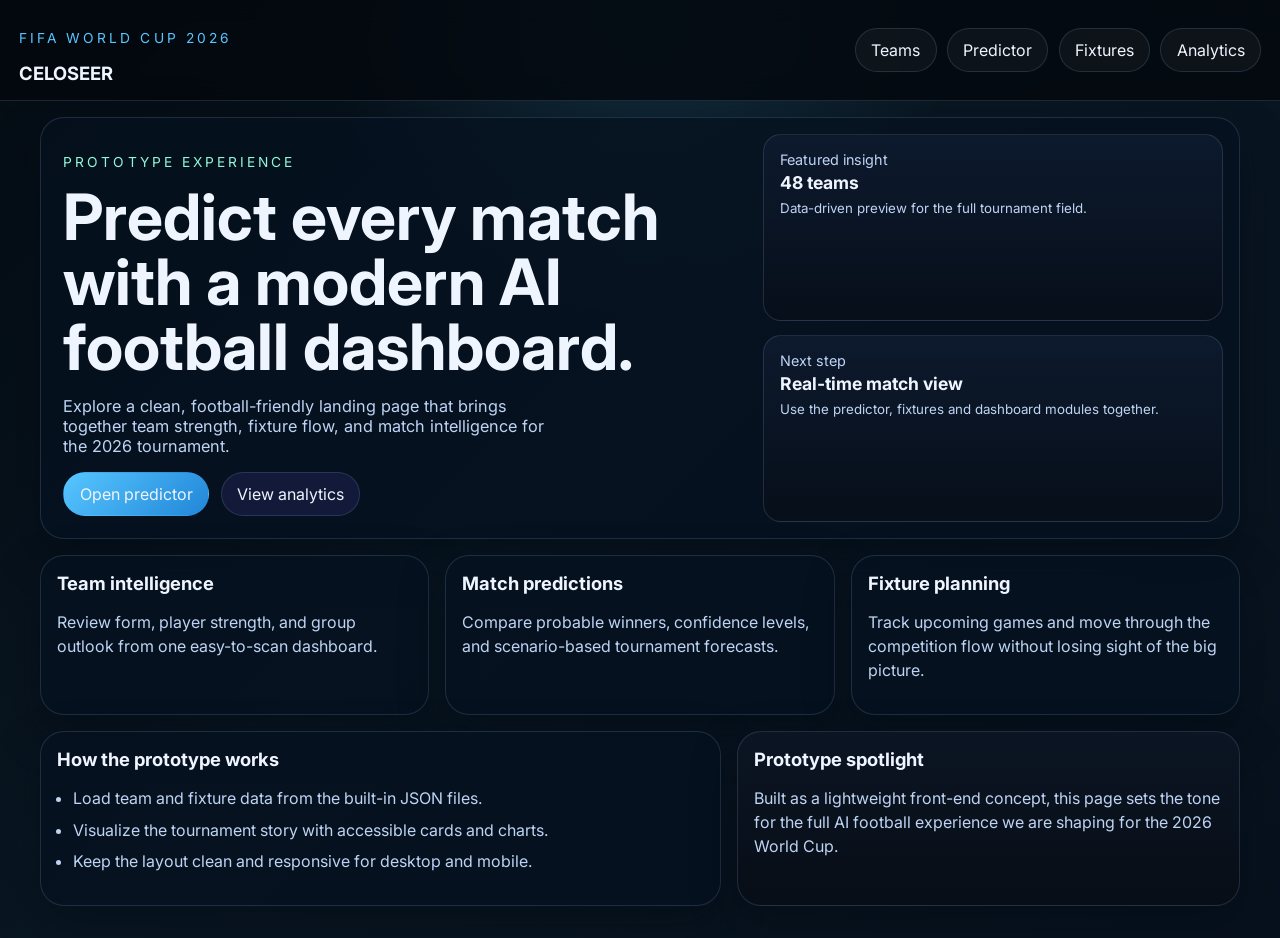
<file: fifa-ai-predictor/index.html>
<!DOCTYPE html>
<html lang="en">
<head>
  <meta charset="UTF-8">
  <meta name="viewport" content="width=device-width, initial-scale=1.0">
  <meta name="description" content="AI-powered FIFA World Cup 2026 prediction prototype with team insights, fixtures and analytics.">
  <title>FIFA AI Predictor</title>
  <link rel="preconnect" href="https://fonts.googleapis.com">
  <link rel="preconnect" href="https://fonts.gstatic.com" crossorigin>
  <link href="https://fonts.googleapis.com/css2?family=Inter:wght@400;500;600;700;800&display=swap" rel="stylesheet">
  <link rel="stylesheet" href="css/style.css">
</head>
<body>
  <header class="site-header">
    <div class="brand-wrap">
      <p class="eyebrow">FIFA World Cup 2026</p>
      <a class="brand" href="index.html">CELOSEER</a>
    </div>
    <nav class="main-nav">
      <a href="team-dashboard.html">Teams</a>
      <a href="match-predictor.html">Predictor</a>
      <a href="fixtures.html">Fixtures</a>
      <a href="analytics.html">Analytics</a>
    </nav>
  </header>

  <main class="page-shell">
    <section class="hero-card">
      <div class="hero-copy">
        <p class="eyebrow accent">Prototype experience</p>
        <h1>Predict every match with a modern AI football dashboard.</h1>
        <p class="lede">Explore a clean, football-friendly landing page that brings together team strength, fixture flow, and match intelligence for the 2026 tournament.</p>
        <div class="hero-actions">
          <a class="button button-primary" href="match-predictor.html">Open predictor</a>
          <a class="button button-secondary" href="analytics.html">View analytics</a>
        </div>
      </div>
      <aside class="hero-panel">
        <div class="mini-card">
          <span>Featured insight</span>
          <strong>48 teams</strong>
          <small>Data-driven preview for the full tournament field.</small>
        </div>
        <div class="mini-card">
          <span>Next step</span>
          <strong>Real-time match view</strong>
          <small>Use the predictor, fixtures and dashboard modules together.</small>
        </div>
      </aside>
    </section>

    <section class="grid three-up">
      <article class="info-card">
        <h2>Team intelligence</h2>
        <p>Review form, player strength, and group outlook from one easy-to-scan dashboard.</p>
      </article>
      <article class="info-card">
        <h2>Match predictions</h2>
        <p>Compare probable winners, confidence levels, and scenario-based tournament forecasts.</p>
      </article>
      <article class="info-card">
        <h2>Fixture planning</h2>
        <p>Track upcoming games and move through the competition flow without losing sight of the big picture.</p>
      </article>
    </section>

    <section class="panel-grid">
      <article class="panel-card">
        <h2>How the prototype works</h2>
        <ul class="feature-list">
          <li>Load team and fixture data from the built-in JSON files.</li>
          <li>Visualize the tournament story with accessible cards and charts.</li>
          <li>Keep the layout clean and responsive for desktop and mobile.</li>
        </ul>
      </article>
      <article class="panel-card highlight-card">
        <h2>Prototype spotlight</h2>
        <p>Built as a lightweight front-end concept, this page sets the tone for the full AI football experience we are shaping for the 2026 World Cup.</p>
      </article>
    </section>
  </main>

  <script src="js/main.js"></script>
</body>
</html>
</file>
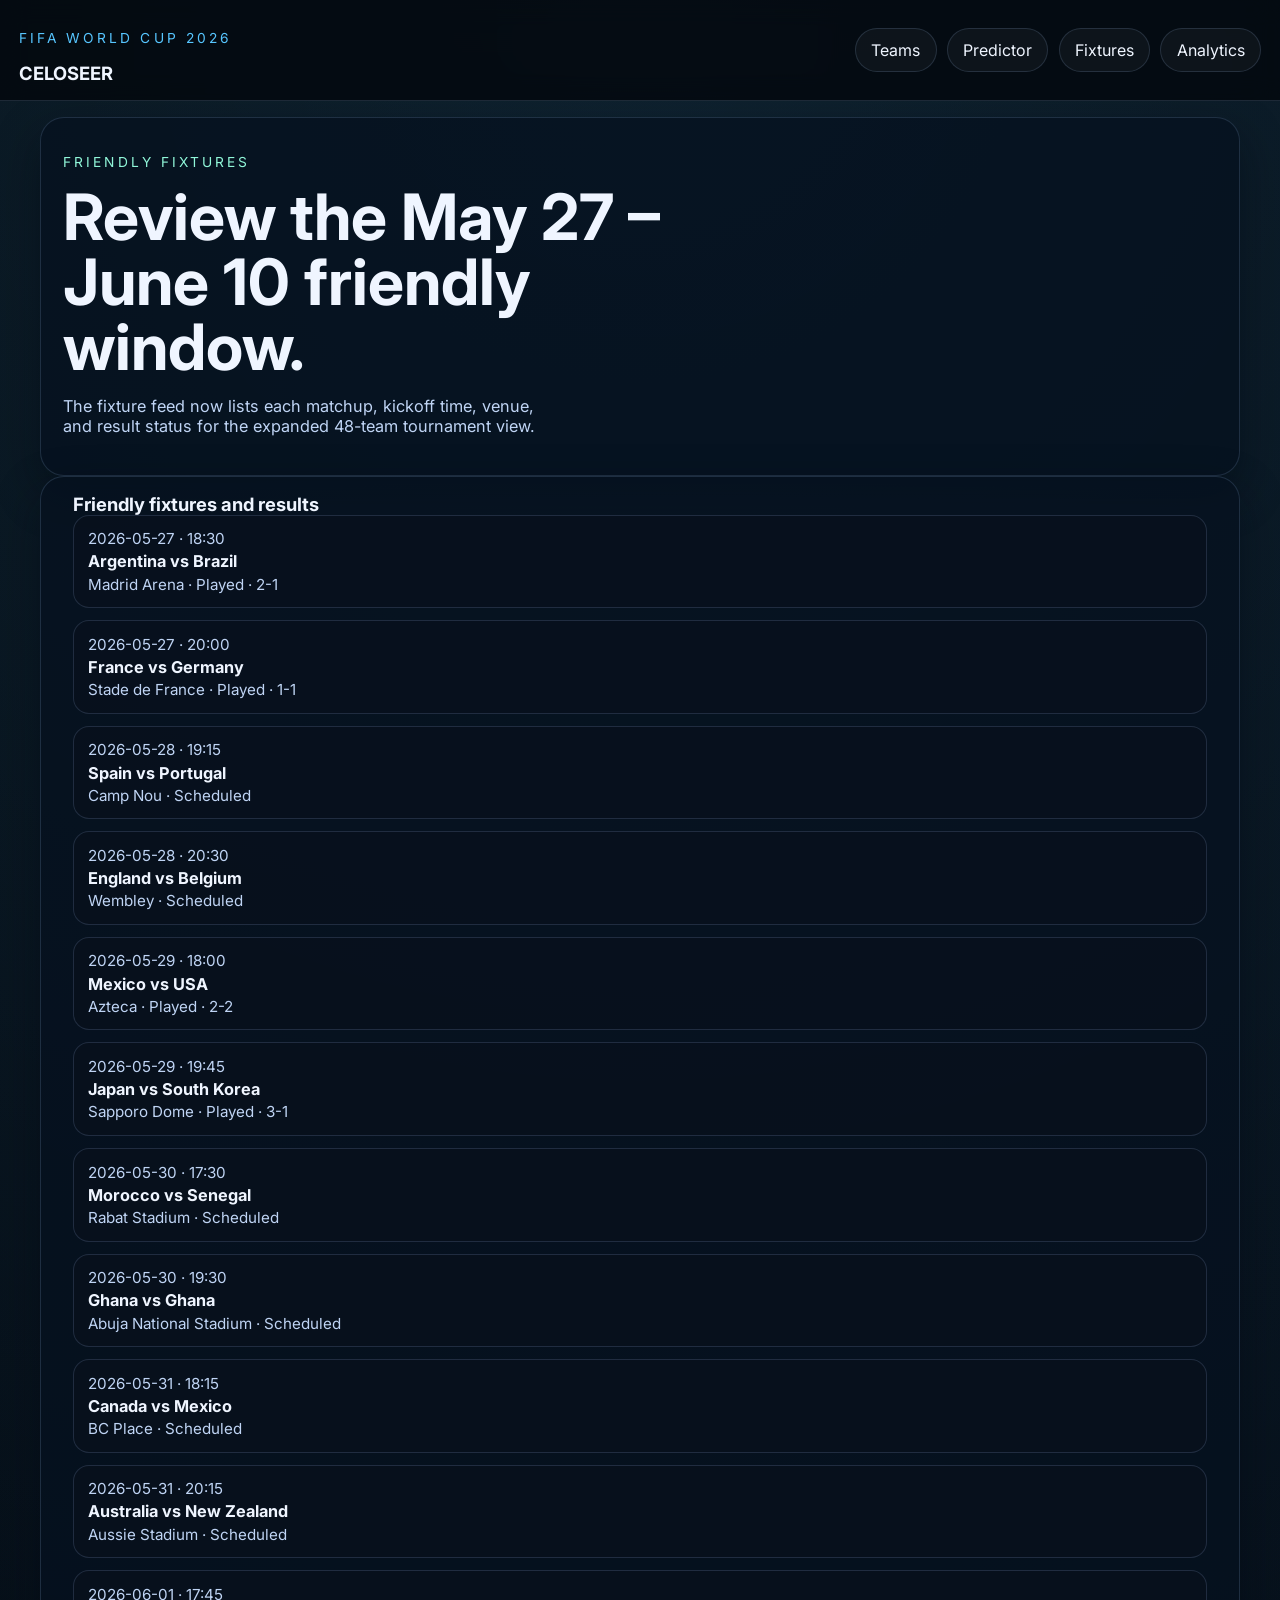
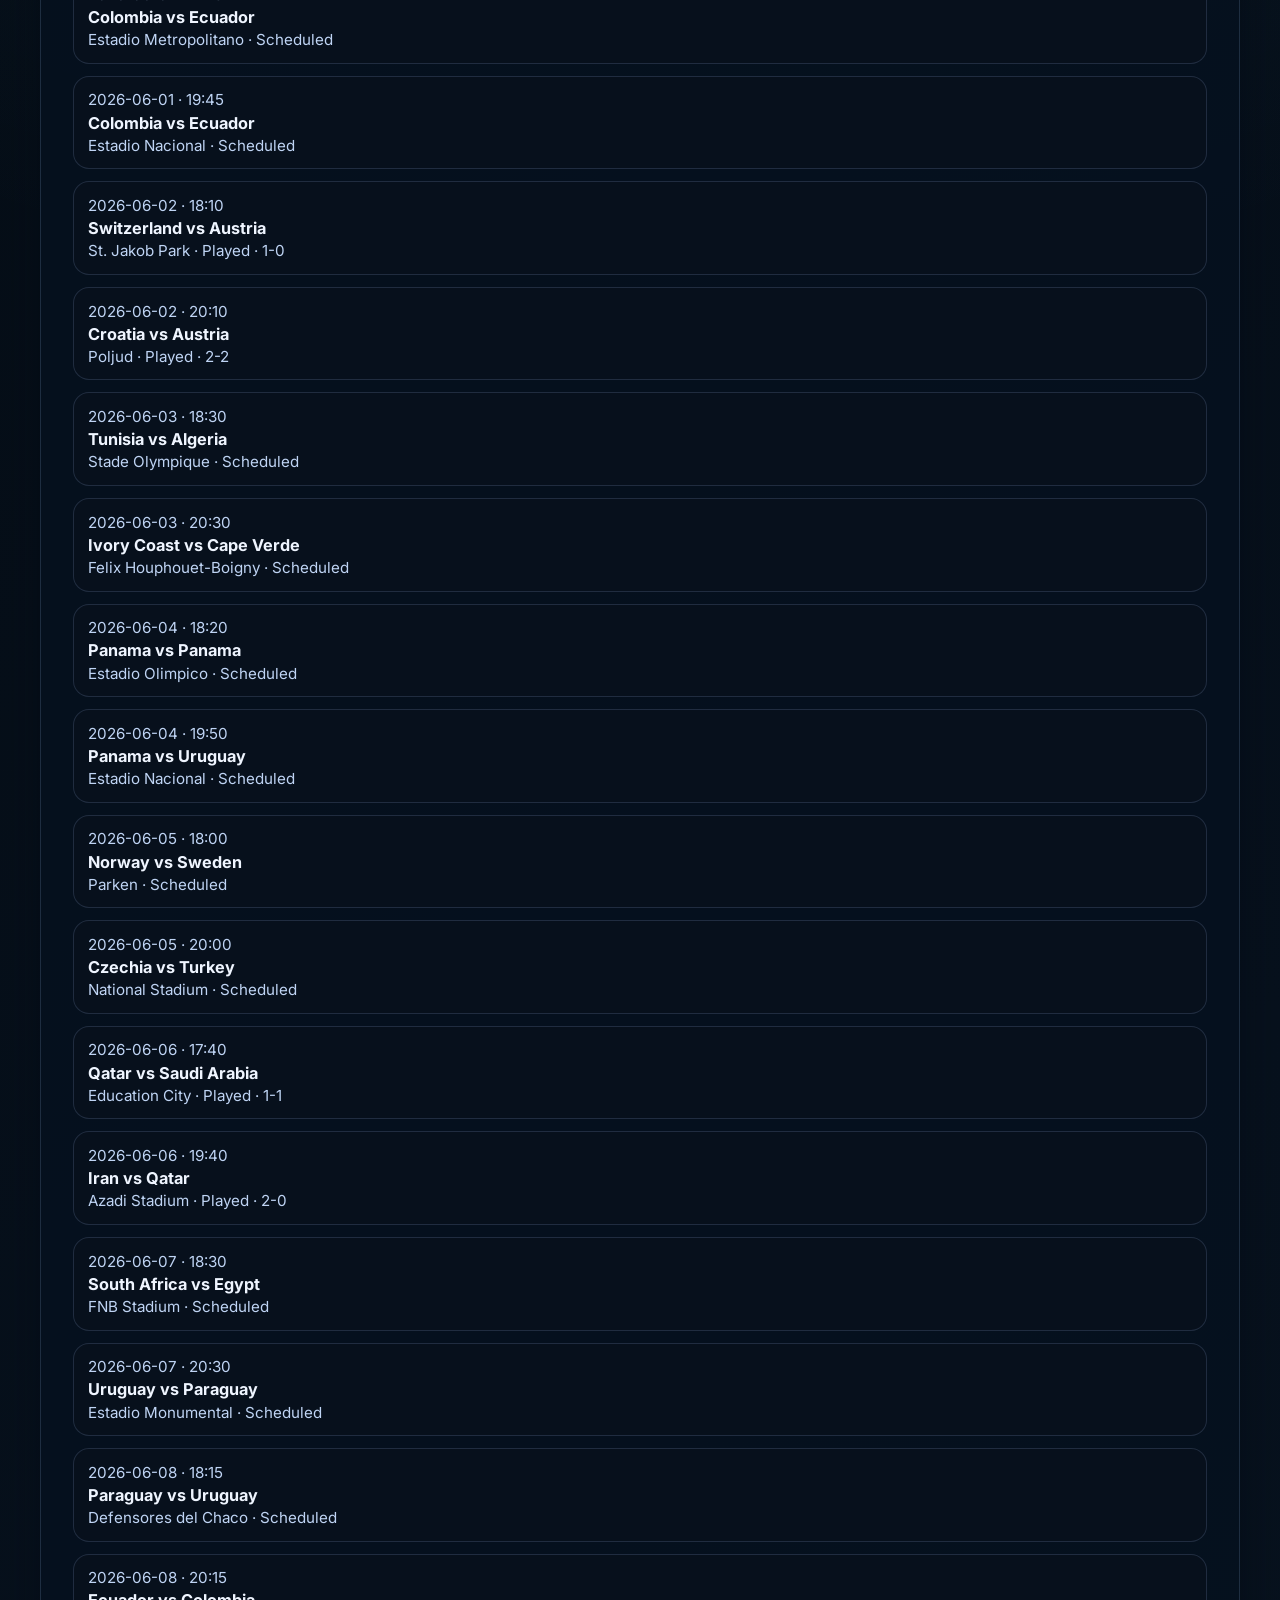
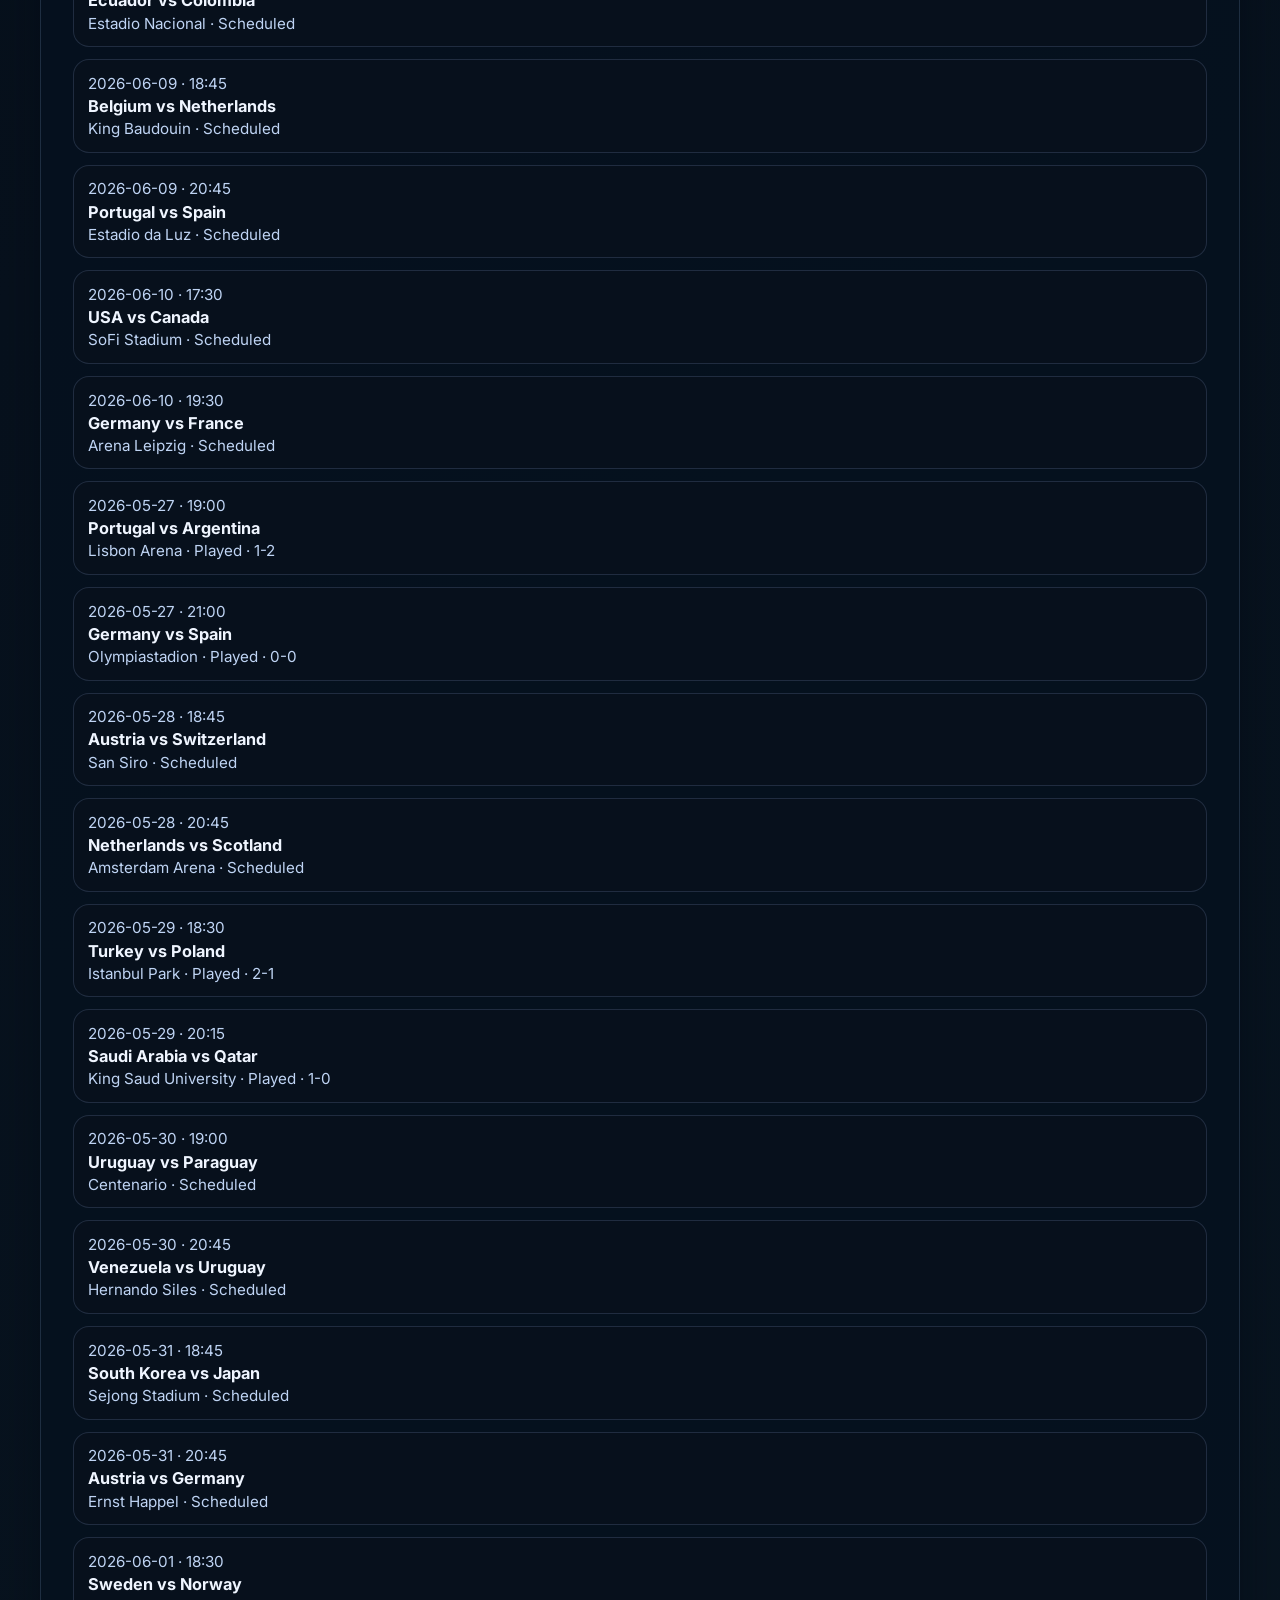
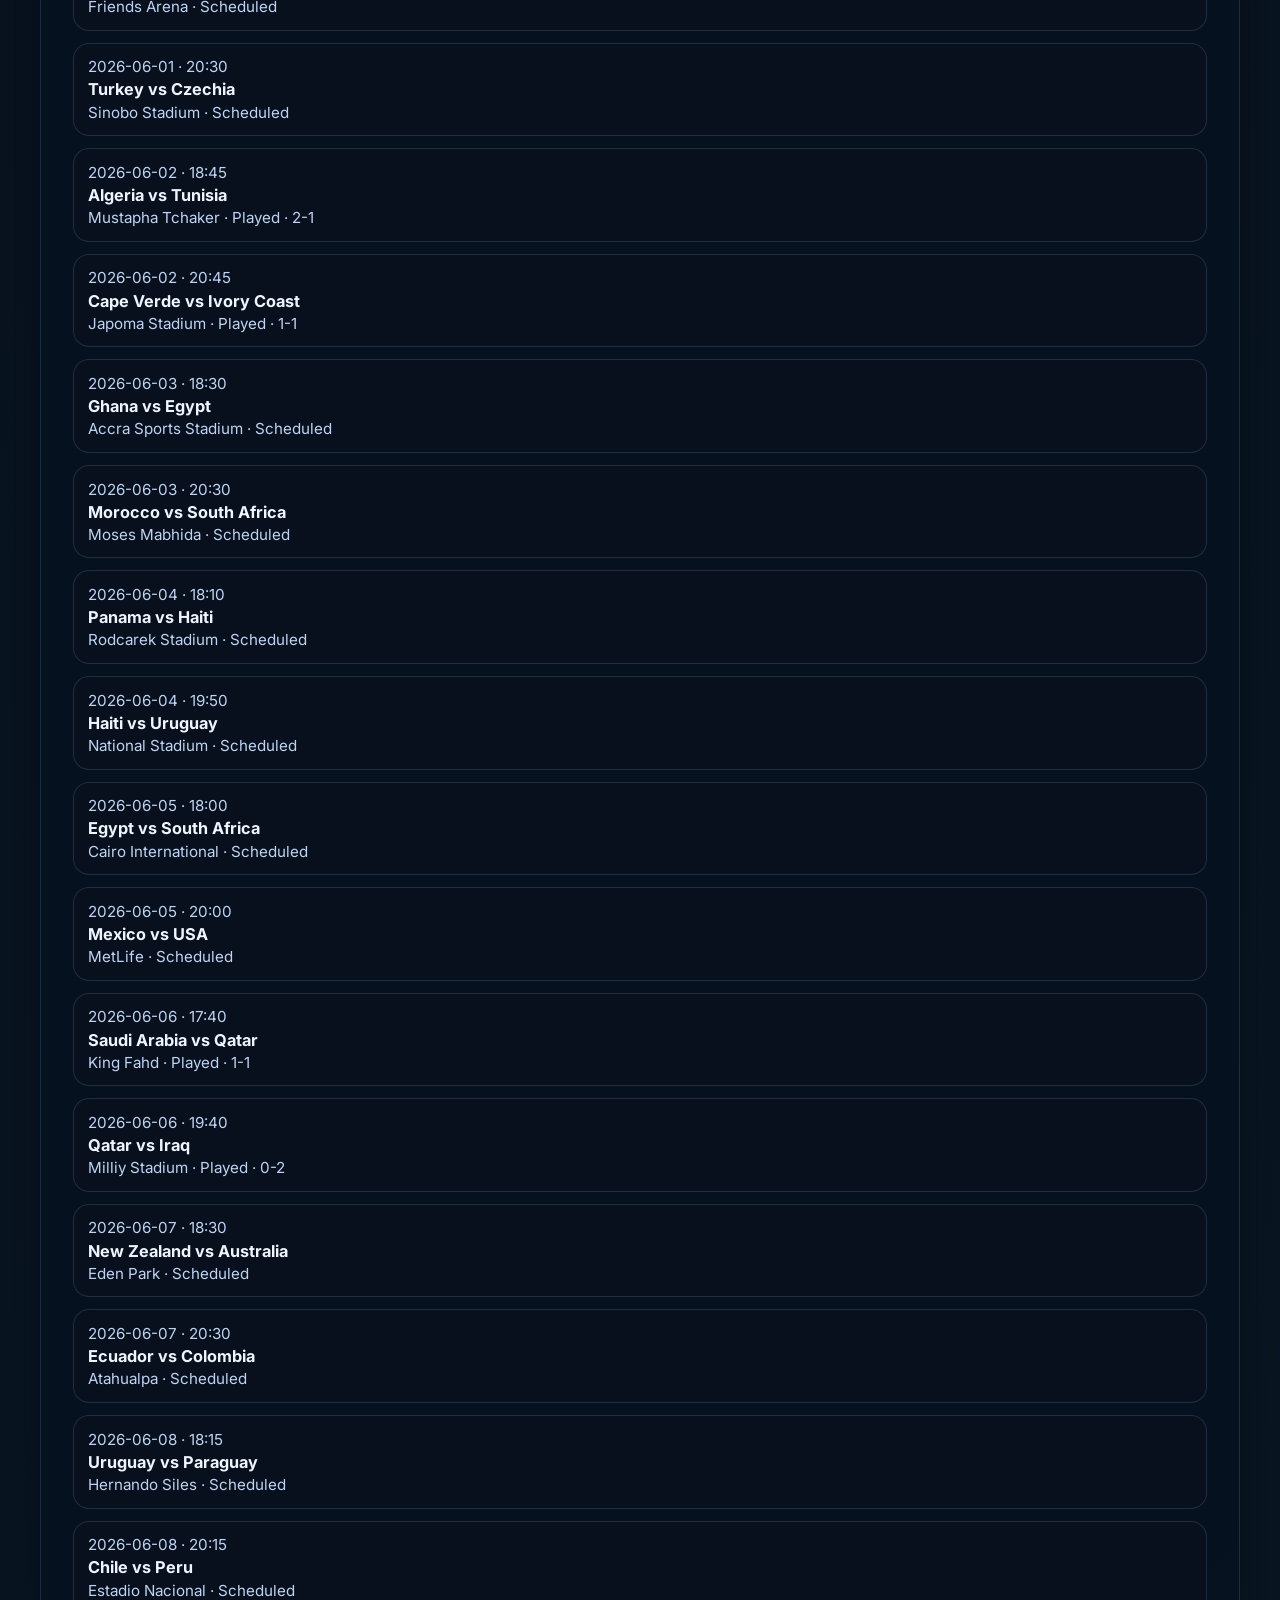
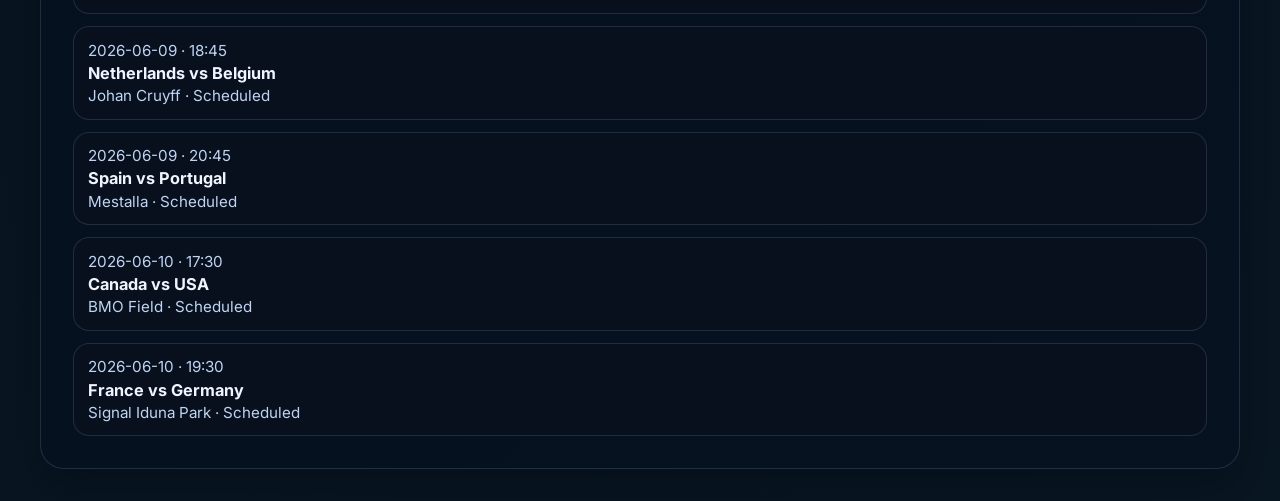
<file: fifa-ai-predictor/fixtures.html>
<!DOCTYPE html>
<html lang="en">
<head>
  <meta charset="UTF-8">
  <meta name="viewport" content="width=device-width, initial-scale=1.0">
  <title>Fixtures</title>
  <link rel="preconnect" href="https://fonts.googleapis.com">
  <link rel="preconnect" href="https://fonts.gstatic.com" crossorigin>
  <link href="https://fonts.googleapis.com/css2?family=Inter:wght@400;500;600;700;800&display=swap" rel="stylesheet">
  <link rel="stylesheet" href="css/style.css">
  <link rel="stylesheet" href="css/dashboard.css">
</head>
<body>
  <header class="site-header">
    <div class="brand-wrap">
      <p class="eyebrow">FIFA World Cup 2026</p>
      <a class="brand" href="index.html">CELOSEER</a>
    </div>
    <nav class="main-nav">
      <a href="team-dashboard.html">Teams</a>
      <a href="match-predictor.html">Predictor</a>
      <a href="fixtures.html">Fixtures</a>
      <a href="analytics.html">Analytics</a>
    </nav>
  </header>

  <main class="page-shell">
    <section class="hero-card">
      <div class="hero-copy">
        <p class="eyebrow accent">Friendly fixtures</p>
        <h1>Review the May 27 – June 10 friendly window.</h1>
        <p class="lede">The fixture feed now lists each matchup, kickoff time, venue, and result status for the expanded 48-team tournament view.</p>
      </div>
    </section>

    <section class="panel-card fixture-card">
      <h2>Friendly fixtures and results</h2>
      <ul id="fixtures" class="fixture-list"></ul>
    </section>
  </main>

  <script src="js/fixtures.js"></script>
</body>
</html>
</file>
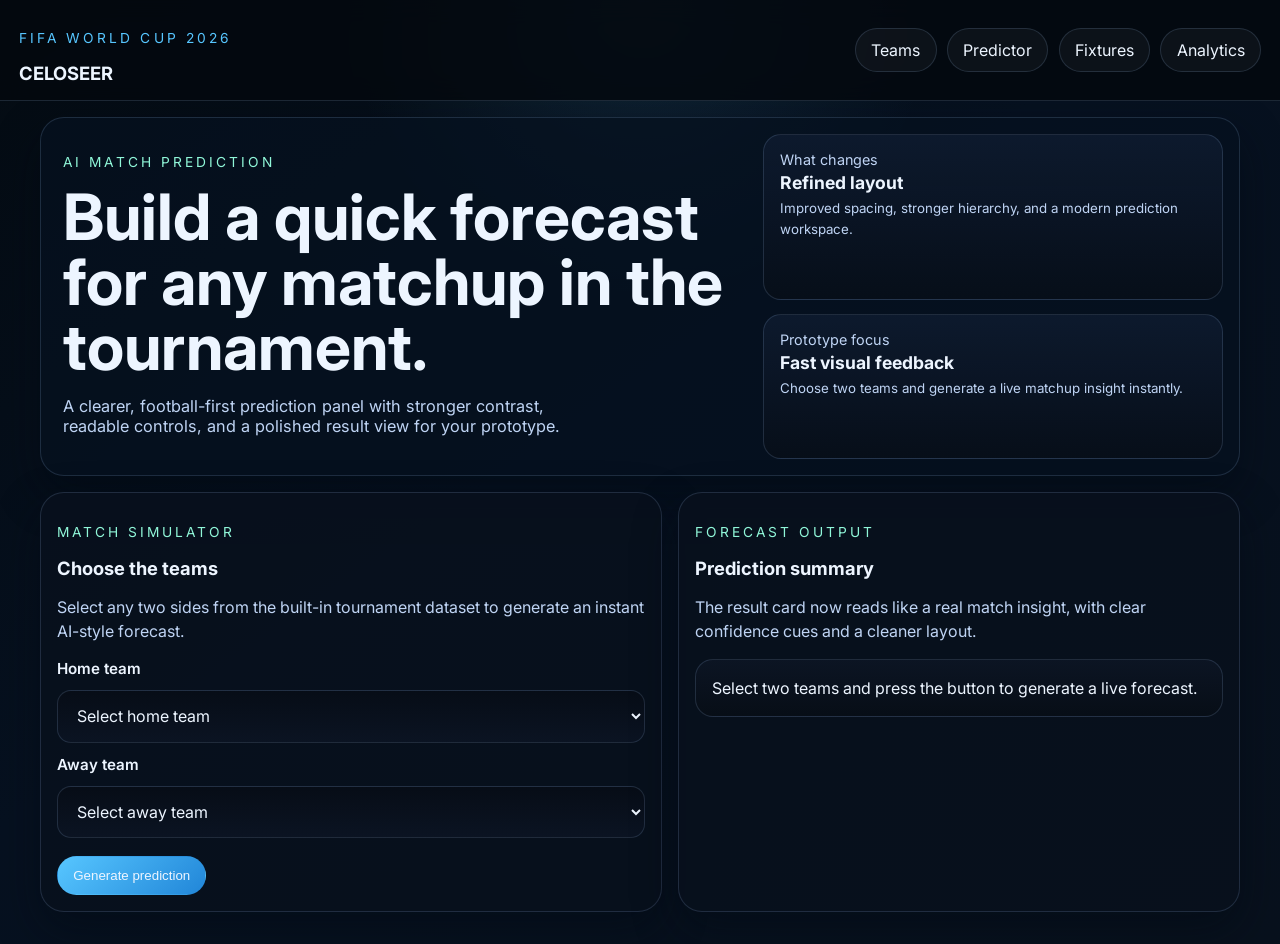
<file: fifa-ai-predictor/match-predictor.html>
<!DOCTYPE html>
<html lang="en">
<head>
  <meta charset="UTF-8">
  <meta name="viewport" content="width=device-width, initial-scale=1.0">
  <meta name="description" content="AI-powered match prediction interface for the FIFA World Cup 2026 prototype.">
  <title>Match Predictor</title>
  <link rel="preconnect" href="https://fonts.googleapis.com">
  <link rel="preconnect" href="https://fonts.gstatic.com" crossorigin>
  <link href="https://fonts.googleapis.com/css2?family=Inter:wght@400;500;600;700;800&display=swap" rel="stylesheet">
  <link rel="stylesheet" href="css/style.css">
  <link rel="stylesheet" href="css/predictor.css">
</head>
<body>
  <header class="site-header">
    <div class="brand-wrap">
      <p class="eyebrow">FIFA World Cup 2026</p>
      <a class="brand" href="index.html">CELOSEER</a>
    </div>
    <nav class="main-nav">
      <a href="team-dashboard.html">Teams</a>
      <a href="match-predictor.html">Predictor</a>
      <a href="fixtures.html">Fixtures</a>
      <a href="analytics.html">Analytics</a>
    </nav>
  </header>

  <main class="page-shell predictor-shell">
    <section class="hero-card predictor-hero-card">
      <div class="hero-copy">
        <p class="eyebrow accent">AI match prediction</p>
        <h1>Build a quick forecast for any matchup in the tournament.</h1>
        <p class="lede">A clearer, football-first prediction panel with stronger contrast, readable controls, and a polished result view for your prototype.</p>
      </div>
      <aside class="hero-panel">
        <div class="mini-card">
          <span>What changes</span>
          <strong>Refined layout</strong>
          <small>Improved spacing, stronger hierarchy, and a modern prediction workspace.</small>
        </div>
        <div class="mini-card">
          <span>Prototype focus</span>
          <strong>Fast visual feedback</strong>
          <small>Choose two teams and generate a live matchup insight instantly.</small>
        </div>
      </aside>
    </section>

    <section class="predictor-grid">
      <article class="panel-card predictor-panel">
        <p class="eyebrow accent">Match simulator</p>
        <h2>Choose the teams</h2>
        <p class="panel-copy">Select any two sides from the built-in tournament dataset to generate an instant AI-style forecast.</p>

        <form id="predictForm" class="predict-form">
          <label class="field-label" for="teamA">Home team</label>
          <select id="teamA" class="predict-select" required></select>

          <label class="field-label" for="teamB">Away team</label>
          <select id="teamB" class="predict-select" required></select>

          <button class="button button-primary predict-button" type="submit">Generate prediction</button>
        </form>
      </article>

      <article class="panel-card predictor-result-card">
        <p class="eyebrow accent">Forecast output</p>
        <h2>Prediction summary</h2>
        <p class="panel-copy">The result card now reads like a real match insight, with clear confidence cues and a cleaner layout.</p>
        <div id="result" class="result-card">Select two teams and press the button to generate a live forecast.</div>
      </article>
    </section>
  </main>

  <script src="js/predictor.js"></script>
</body>
</html>
</file>
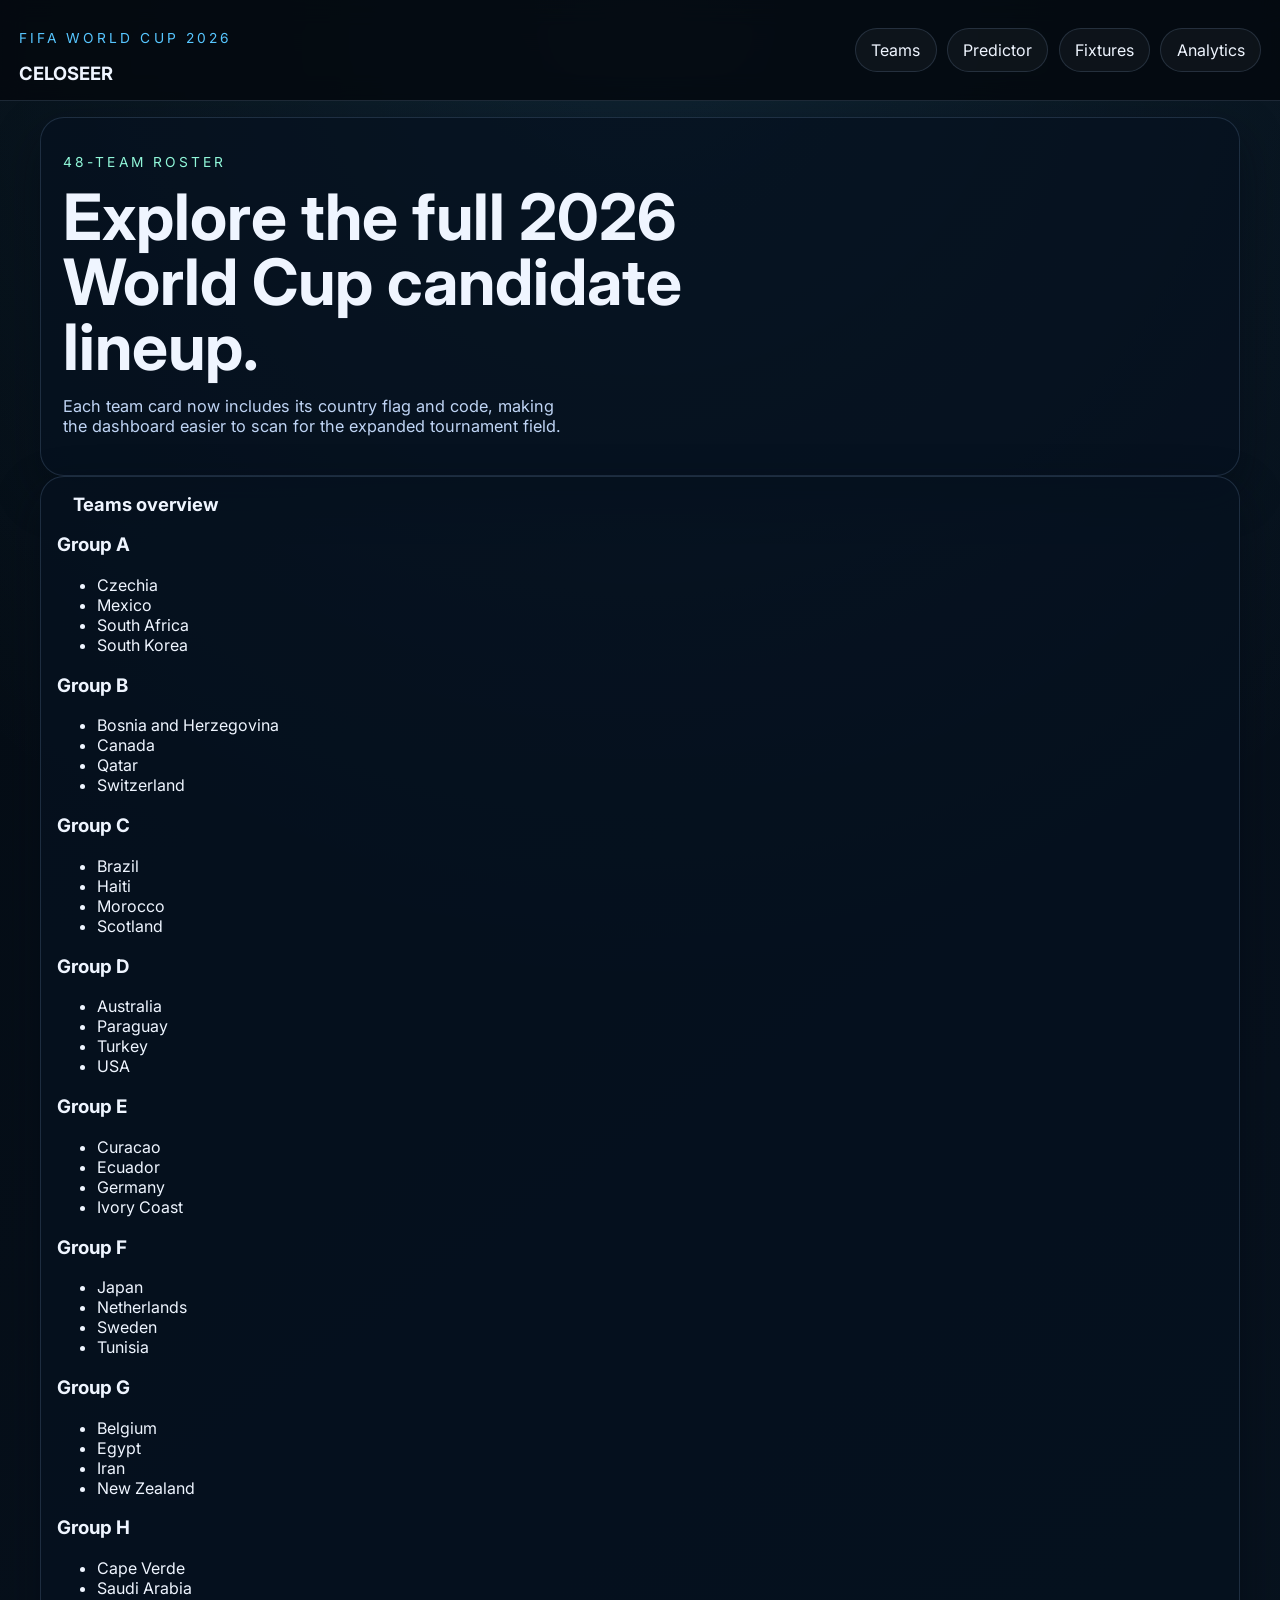
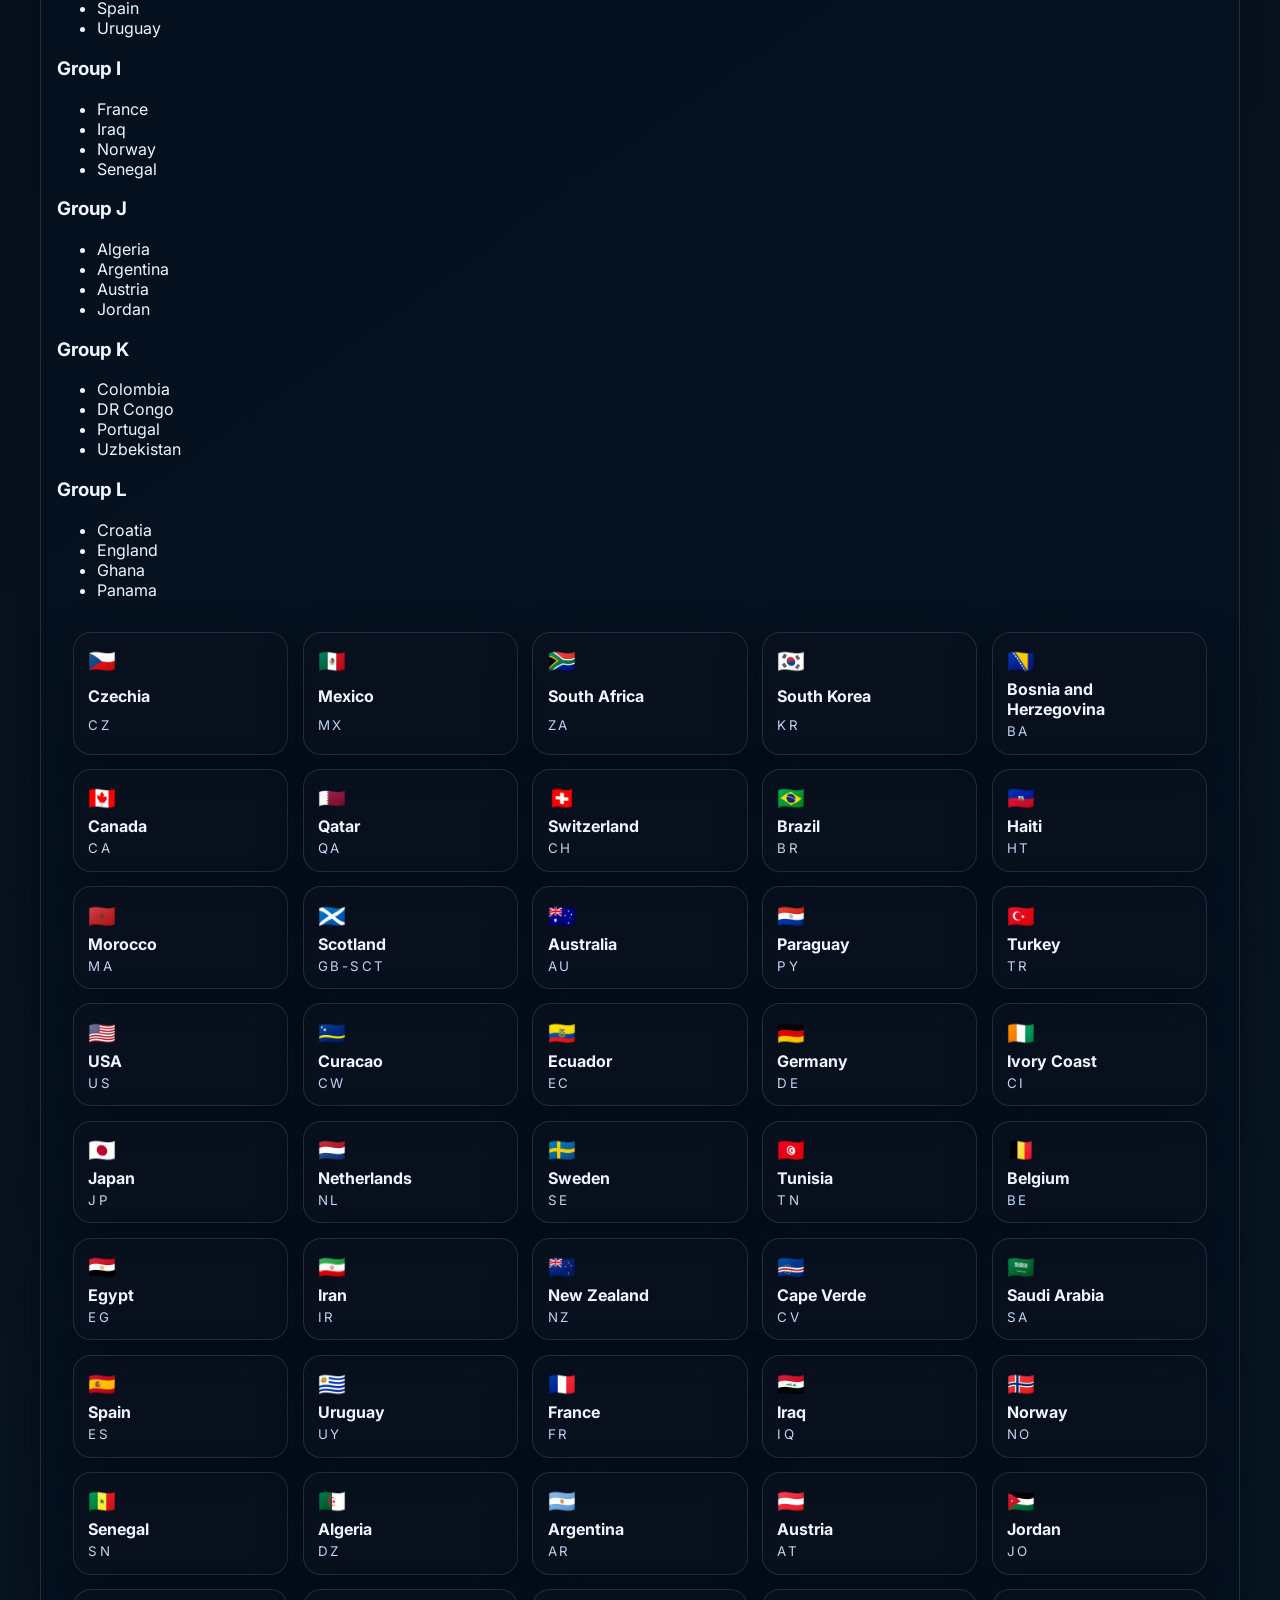
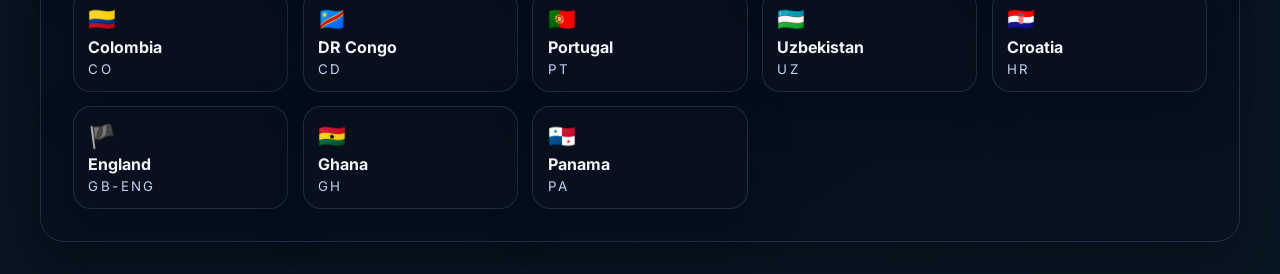
<file: fifa-ai-predictor/team-dashboard.html>
<!DOCTYPE html>
<html lang="en">
<head>
  <meta charset="UTF-8">
  <meta name="viewport" content="width=device-width, initial-scale=1.0">
  <title>Team Dashboard</title>
  <link rel="preconnect" href="https://fonts.googleapis.com">
  <link rel="preconnect" href="https://fonts.gstatic.com" crossorigin>
  <link href="https://fonts.googleapis.com/css2?family=Inter:wght@400;500;600;700;800&display=swap" rel="stylesheet">
  <link rel="stylesheet" href="css/style.css">
  <link rel="stylesheet" href="css/dashboard.css">
</head>
<body>
  <header class="site-header">
    <div class="brand-wrap">
      <p class="eyebrow">FIFA World Cup 2026</p>
      <a class="brand" href="index.html">CELOSEER</a>
    </div>
    <nav class="main-nav">
      <a href="team-dashboard.html">Teams</a>
      <a href="match-predictor.html">Predictor</a>
      <a href="fixtures.html">Fixtures</a>
      <a href="analytics.html">Analytics</a>
    </nav>
  </header>

  <main class="page-shell">
    <section class="hero-card">
      <div class="hero-copy">
        <p class="eyebrow accent">48-team roster</p>
        <h1>Explore the full 2026 World Cup candidate lineup.</h1>
        <p class="lede">Each team card now includes its country flag and code, making the dashboard easier to scan for the expanded tournament field.</p>
      </div>
    </section>

    <section class="panel-card">
      <h2>Teams overview</h2>
      <h3>Group A</h3>
      <ul>
        <li>Czechia</li>
        <li>Mexico</li>
        <li>South Africa</li>
        <li>South Korea</li>
      </ul>
      <h3>Group B</h3>
      <ul>
        <li>Bosnia and Herzegovina</li>
        <li>Canada</li>
        <li>Qatar</li>
        <li>Switzerland</li>
      </ul>
      <h3>Group C</h3>
      <ul>
        <li>Brazil</li>
        <li>Haiti</li>
        <li>Morocco</li>
        <li>Scotland</li>
      </ul>
      <h3>Group D</h3>
      <ul>
        <li>Australia</li>
        <li>Paraguay</li>
        <li>Turkey</li>
        <li>USA</li>
      </ul>
      <h3>Group E</h3>
      <ul>
        <li>Curacao</li>
        <li>Ecuador</li>
        <li>Germany</li>
        <li>Ivory Coast</li>
      </ul>
      <h3>Group F</h3>
      <ul>
        <li>Japan</li>
        <li>Netherlands</li>
        <li>Sweden</li>
        <li>Tunisia</li>
      </ul>
      <h3>Group G</h3>
      <ul>
        <li>Belgium</li>
        <li>Egypt</li>
        <li>Iran</li>
        <li>New Zealand</li>
      </ul>
      <h3>Group H</h3>
      <ul>
        <li>Cape Verde</li>
        <li>Saudi Arabia</li>
        <li>Spain</li>
        <li>Uruguay</li>
      </ul>
      <h3>Group I</h3>
      <ul>
        <li>France</li>
        <li>Iraq</li>
        <li>Norway</li>
        <li>Senegal</li>
      </ul>
      <h3>Group J</h3>
      <ul>
        <li>Algeria</li>
        <li>Argentina</li>
        <li>Austria</li>
        <li>Jordan</li>
      </ul>
      <h3>Group K</h3>
      <ul>
        <li>Colombia</li>
        <li>DR Congo</li>
        <li>Portugal</li>
        <li>Uzbekistan</li>
      </ul>
      <h3>Group L</h3>
      <ul>
        <li>Croatia</li>
        <li>England</li>
        <li>Ghana</li>
        <li>Panama</li>
      </ul>
      <div id="teams"></div>
    </section>
  </main>

  <script src="js/teams.js"></script>
</body>
</html>
</file>
<file: fifa-ai-predictor/css/style.css>
:root {
  --bg: #06111f;
  --panel: rgba(6, 17, 31, 0.78);
  --panel-strong: #0f1d30;
  --line: rgba(145, 179, 223, 0.18);
  --text: #eff5ff;
  --muted: #bfd4f4;
  --accent: #57c6ff;
  --accent-2: #7d5cff;
  --shadow: 0 18px 45px rgba(3, 8, 18, 0.45);
}

* { box-sizing: border-box; }

body {
  margin: 0;
  min-height: 100vh;
  font-family: 'Inter', Arial, sans-serif;
  color: var(--text);
  background:
    radial-gradient(circle at top, rgba(87, 198, 255, 0.14), transparent 28%),
    linear-gradient(135deg, #040b13 0%, #091722 45%, #07111d 100%);
}

img { max-width: 100%; }

.site-header {
  display: flex;
  align-items: center;
  justify-content: space-between;
  gap: 1rem;
  padding: 1rem 1.2rem;
  border-bottom: 1px solid var(--line);
  background: rgba(4, 9, 15, 0.85);
  backdrop-filter: blur(12px);
  position: sticky;
  top: 0;
  z-index: 10;
}

.brand-wrap { display: grid; gap: 0.15rem; }

.eyebrow {
  font-size: 0.86rem;
  text-transform: uppercase;
  letter-spacing: 0.22em;
  color: var(--accent);
}

.eyebrow.accent { color: #90f7d9; }

.brand {
  color: var(--text);
  text-decoration: none;
  font-size: 1.15rem;
  font-weight: 700;
}

.main-nav { display: flex; flex-wrap: wrap; gap: 0.65rem; }

.main-nav a,
.button {
  text-decoration: none;
  color: var(--text);
  border: 1px solid var(--line);
  border-radius: 999px;
  padding: 0.68rem 0.95rem;
  background: rgba(255, 255, 255, 0.04);
  transition: transform 0.15s ease, background 0.2s ease;
}

.main-nav a:hover,
.button:hover { transform: translateY(-1px); background: rgba(255,255,255,0.09); }

.page-shell {
  width: min(1200px, calc(100% - 1.2rem));
  margin: 0 auto;
  padding: 1rem 0 2rem;
}

.hero-card,
.info-card,
.panel-card {
  background: var(--panel);
  border: 1px solid var(--line);
  border-radius: 24px;
  box-shadow: var(--shadow);
}

.hero-card {
  display: grid;
  grid-template-columns: 1.35fr 0.9fr;
  gap: 1rem;
  padding: 1rem;
}

.hero-copy { padding: 0.4rem; }

.hero-copy h1 {
  margin: 0.2rem 0 0.6rem;
  font-size: clamp(2.2rem, 6vw, 4rem);
  line-height: 1.02;
}

.lede {
  color: var(--muted);
  max-width: 50ch;
  font-size: 1.02rem;
}

.hero-actions { display: flex; flex-wrap: wrap; gap: 0.75rem; margin-top: 1rem; }

.button-primary { background: linear-gradient(135deg, var(--accent), #2186d8); border-color: transparent; }
.button-secondary { background: rgba(125, 92, 255, 0.12); }

.hero-panel { display: grid; gap: 0.9rem; }

.mini-card {
  background: linear-gradient(180deg, rgba(13, 26, 46, 0.98), rgba(7, 15, 25, 0.95));
  border: 1px solid var(--line);
  border-radius: 18px;
  padding: 1rem;
}

.mini-card span { color: var(--muted); font-size: 0.9rem; display: block; }
.mini-card strong { display: block; margin: 0.25rem 0; font-size: 1.1rem; }
.mini-card small { color: var(--muted); line-height: 1.45; }

.grid { display: grid; gap: 1rem; margin-top: 1rem; }
.grid.three-up { grid-template-columns: repeat(3, 1fr); }

.info-card { padding: 1rem; }
.info-card h2, .panel-card h2 { margin-top: 0; font-size: 1.15rem; }
.info-card p, .panel-card p, .feature-list { color: var(--muted); line-height: 1.5; }

.panel-grid { display: grid; grid-template-columns: 1.15fr 0.85fr; gap: 1rem; margin-top: 1rem; }
.panel-card { padding: 1rem; }
.highlight-card { background: linear-gradient(180deg, rgba(12, 21, 36, 0.98), rgba(7, 14, 23, 0.98)); }

.feature-list { padding-left: 1rem; }
.feature-list li + li { margin-top: 0.45rem; }

@media (max-width: 980px) {
  .hero-card, .panel-grid, .grid.three-up { grid-template-columns: 1fr; }
}

@media (max-width: 720px) {
  .site-header { align-items: flex-start; flex-direction: column; }
  .main-nav { gap: 0.45rem; }
  .main-nav a { padding: 0.55rem 0.75rem; }
  .hero-copy h1 { font-size: 2rem; }
}
</file>
<file: fifa-ai-predictor/css/dashboard.css>
body {
  margin: 0;
  font-family: 'Inter', Arial, sans-serif;
  color: #eff5ff;
  background:
    radial-gradient(circle at top, rgba(87, 198, 255, 0.12), transparent 28%),
    linear-gradient(145deg, #040b12 0%, #07111d 45%, #091722 100%);
}

#teams {
  display: grid;
  grid-template-columns: repeat(auto-fit, minmax(180px, 1fr));
  gap: 0.9rem;
  padding: 1rem;
}

.team-card {
  display: grid;
  gap: 0.25rem;
  border: 1px solid rgba(145, 179, 223, 0.18);
  border-radius: 18px;
  padding: 0.9rem;
  background: rgba(8, 16, 29, 0.88);
  box-shadow: 0 18px 45px rgba(3, 8, 18, 0.45);
}

.team-card strong { font-size: 1rem; }
.team-card small { color: #bfd4f4; text-transform: uppercase; letter-spacing: 0.18em; }
.team-flag { font-size: 1.4rem; }

h2 {
  margin: 1rem 0 0 1rem;
  color: #eff5ff;
}

.fixture-list {
  list-style: none;
  display: grid;
  gap: 0.75rem;
  padding: 0 1rem 1rem;
  margin: 0;
}

.fixture-item {
  display: grid;
  gap: 0.2rem;
  border: 1px solid rgba(145, 179, 223, 0.18);
  border-radius: 16px;
  padding: 0.85rem;
  background: rgba(8, 16, 29, 0.88);
}

.fixture-date,
.fixture-meta {
  color: #bfd4f4;
  font-size: 0.95rem;
}

.fixture-item strong {
  color: #eff5ff;
  font-size: 1.02rem;
}
</file>
<file: fifa-ai-predictor/css/predictor.css>
:root {
  --bg-deep: #06111f;
  --panel-soft: rgba(8, 16, 29, 0.88);
  --panel-strong: #10233a;
  --line: rgba(145, 179, 223, 0.18);
  --text: #edf5ff;
  --muted: #bfd4f4;
  --accent: #57c6ff;
}

body {
  background:
    radial-gradient(circle at top, rgba(87, 198, 255, 0.12), transparent 26%),
    linear-gradient(145deg, #040b12 0%, #061120 45%, #08111d 100%);
}

.predictor-shell {
  display: grid;
  gap: 1rem;
}

.predictor-hero-card {
  padding: 1rem;
}

.predictor-grid {
  display: grid;
  grid-template-columns: 1.05fr 0.95fr;
  gap: 1rem;
}

.predictor-panel,
.predictor-result-card {
  padding: 1rem;
  background: var(--panel-soft);
  border: 1px solid var(--line);
  border-radius: 24px;
  box-shadow: 0 18px 45px rgba(3, 8, 18, 0.45);
}

.panel-copy {
  color: var(--muted);
  line-height: 1.5;
}

.predict-form {
  display: grid;
  gap: 0.75rem;
  margin-top: 1rem;
}

.field-label {
  color: var(--text);
  font-weight: 600;
  font-size: 0.95rem;
}

.predict-select {
  width: 100%;
  border-radius: 14px;
  border: 1px solid var(--line);
  background: linear-gradient(180deg, rgba(7, 13, 23, 0.98), rgba(11, 20, 35, 0.98));
  color: var(--text);
  padding: 0.9rem 0.95rem;
  font: inherit;
}

.predict-select:focus {
  outline: 2px solid rgba(87, 198, 255, 0.35);
  border-color: rgba(87, 198, 255, 0.65);
}

.predict-button {
  justify-self: start;
  margin-top: 0.35rem;
}

.result-card {
  margin-top: 1rem;
  padding: 1rem;
  border-radius: 18px;
  border: 1px solid var(--line);
  background: linear-gradient(180deg, rgba(12, 21, 36, 0.98), rgba(7, 14, 23, 0.98));
  color: var(--text);
  line-height: 1.5;
}

.result-card strong {
  display: block;
  font-size: 1.02rem;
  margin-bottom: 0.2rem;
}

.result-card .forecast-pill {
  display: inline-flex;
  align-items: center;
  margin-top: 0.35rem;
  padding: 0.35rem 0.6rem;
  border-radius: 999px;
  background: rgba(87, 198, 255, 0.12);
  color: #c8f4ff;
  font-size: 0.92rem;
}

@media (max-width: 980px) {
  .predictor-grid {
    grid-template-columns: 1fr;
  }
}

@media (max-width: 720px) {
  .predict-button {
    width: 100%;
    justify-self: stretch;
    text-align: center;
  }
}
</file>
